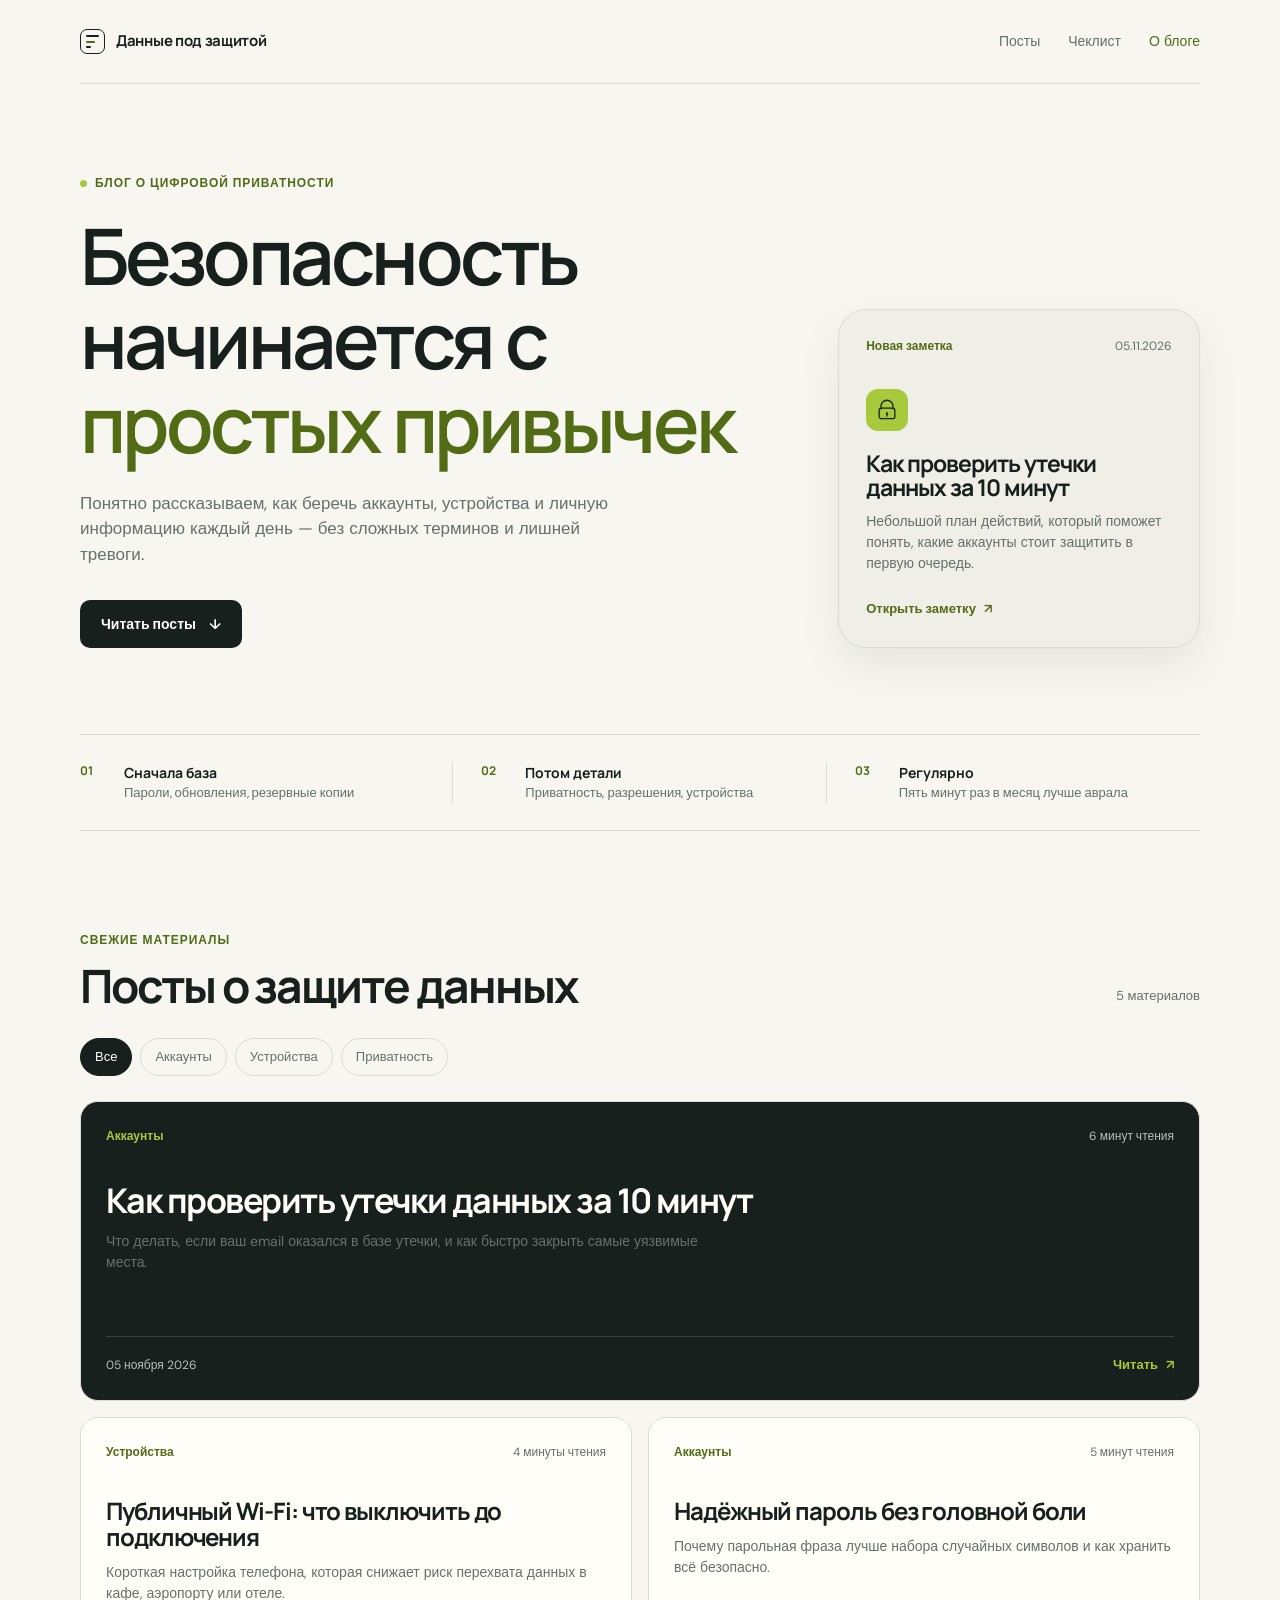
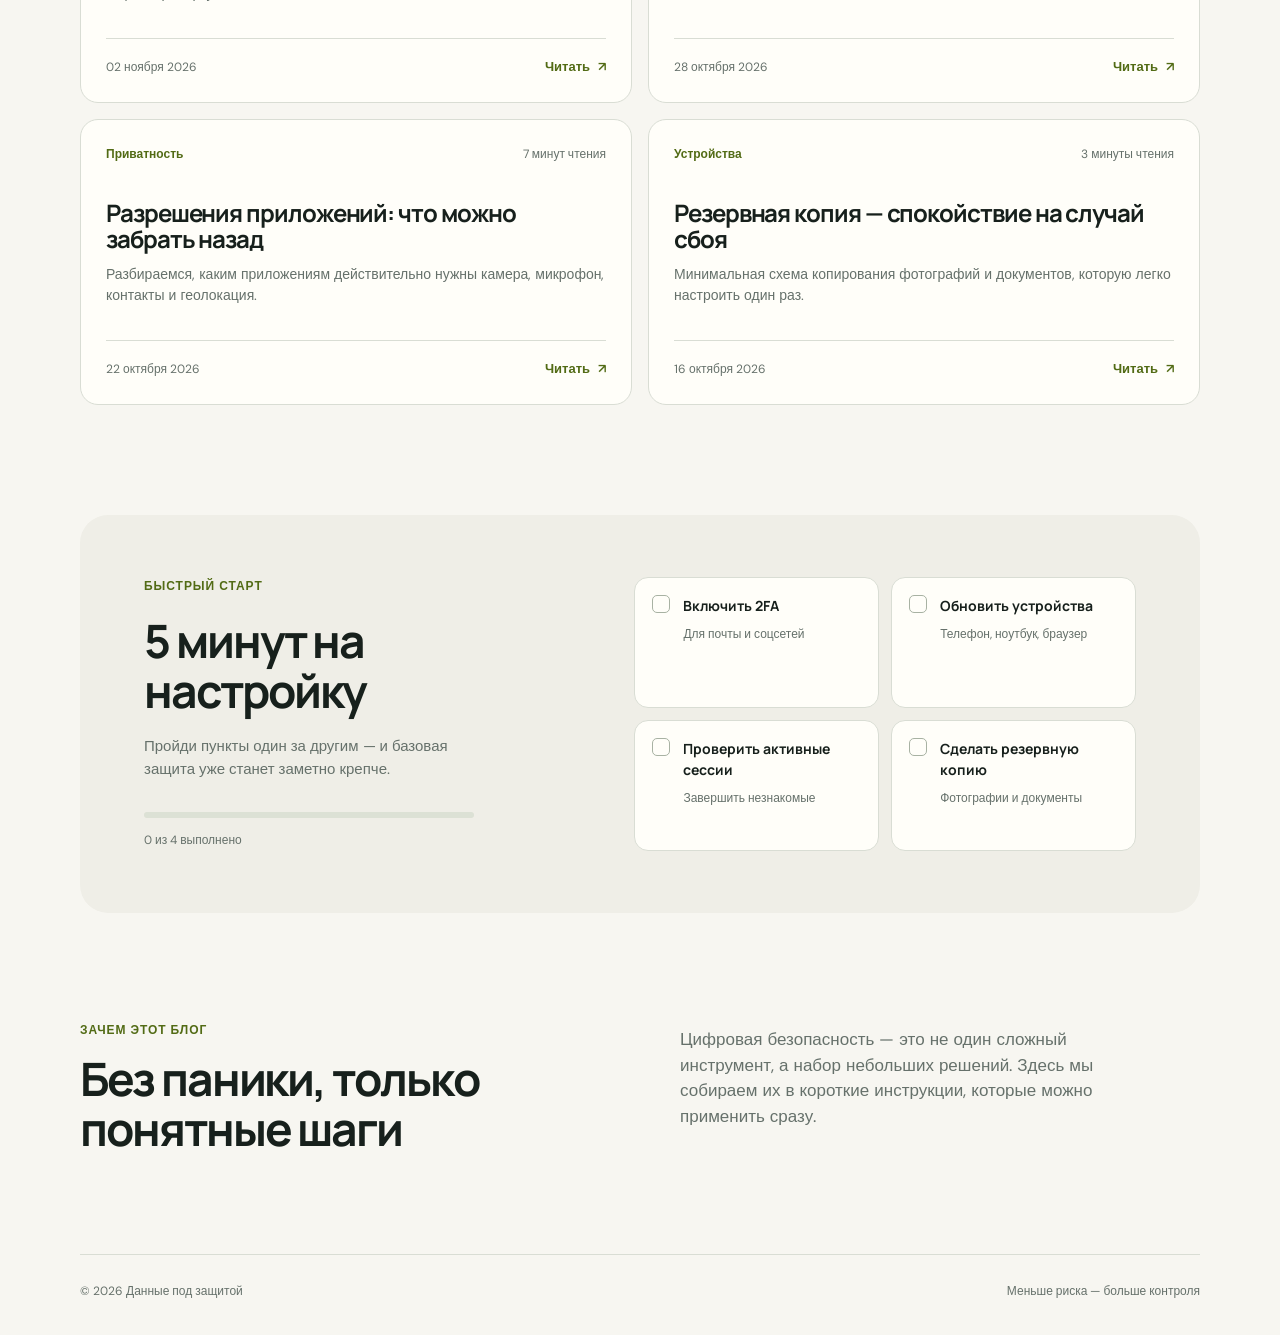
<file: index.html>
<!doctype html>
<html lang="ru">
  <head>
    <meta charset="UTF-8" />
    <meta name="viewport" content="width=device-width, initial-scale=1.0" />
    <meta name="description" content="Простой блог о защите данных и цифровой приватности." />
    <title>Данные под защитой — блог о цифровой приватности</title>
    <link rel="stylesheet" href="styles.css" />
  </head>
  <body>
    <div class="page-shell">
      <header class="site-header" aria-label="Основная навигация">
        <a class="brand" href="#top" aria-label="Данные под защитой">
          <span class="brand-mark" aria-hidden="true"><i></i><i></i><i></i></span>
          <span>Данные под защитой</span>
        </a>
        <nav class="nav-links">
          <a href="#posts">Посты</a>
          <a href="#checklist">Чеклист</a>
          <a class="nav-link-accent" href="#about">О блоге</a>
        </nav>
      </header>

      <main id="top">
        <section class="hero" aria-labelledby="hero-title">
          <div class="hero-copy">
            <p class="eyebrow"><span class="eyebrow-dot"></span>Блог о цифровой приватности</p>
            <h1 id="hero-title">Безопасность начинается с <em>простых привычек</em></h1>
            <p class="hero-text">
              Понятно рассказываем, как беречь аккаунты, устройства и личную информацию каждый день — без сложных терминов и лишней тревоги.
            </p>
            <a class="button button-primary" href="#posts">Читать посты <span aria-hidden="true">↓</span></a>
          </div>
          <aside class="hero-note" aria-label="Новая заметка">
            <div class="note-topline"><span class="note-label">Новая заметка</span><span class="note-date">05.11.2026</span></div>
            <div class="note-icon" aria-hidden="true">
              <svg viewBox="0 0 32 32" fill="none"><path d="M8 14.5V11a8 8 0 0 1 16 0v3.5" stroke="currentColor" stroke-width="1.7" stroke-linecap="round"/><rect x="5.5" y="13.5" width="21" height="14" rx="3" stroke="currentColor" stroke-width="1.7"/><circle cx="16" cy="20.5" r="1.5" fill="currentColor"/><path d="M16 22v2" stroke="currentColor" stroke-width="1.7" stroke-linecap="round"/></svg>
            </div>
            <h2>Как проверить утечки данных за 10 минут</h2>
            <p>Небольшой план действий, который поможет понять, какие аккаунты стоит защитить в первую очередь.</p>
            <a href="#post-leaks" class="text-link">Открыть заметку <span aria-hidden="true">↗</span></a>
          </aside>
        </section>

        <section class="principles" aria-label="Основные принципы">
          <div><span class="principle-number">01</span><strong>Сначала база</strong><small>Пароли, обновления, резервные копии</small></div>
          <div><span class="principle-number">02</span><strong>Потом детали</strong><small>Приватность, разрешения, устройства</small></div>
          <div><span class="principle-number">03</span><strong>Регулярно</strong><small>Пять минут раз в месяц лучше аврала</small></div>
        </section>

        <section class="posts-section" id="posts" aria-labelledby="posts-title">
          <div class="section-heading">
            <div>
              <p class="eyebrow">Свежие материалы</p>
              <h2 id="posts-title">Посты о защите данных</h2>
            </div>
            <p class="post-count" id="post-count">5 материалов</p>
          </div>

          <div class="filters" role="group" aria-label="Фильтр постов">
            <button class="filter-button is-active" data-filter="all">Все</button>
            <button class="filter-button" data-filter="аккаунты">Аккаунты</button>
            <button class="filter-button" data-filter="устройства">Устройства</button>
            <button class="filter-button" data-filter="приватность">Приватность</button>
          </div>

          <div class="posts-grid" id="posts-grid">
            <article class="post-card post-card-featured" data-category="аккаунты" id="post-leaks">
              <div class="post-meta"><span class="post-tag">Аккаунты</span><span>6 минут чтения</span></div>
              <h3>Как проверить утечки данных за 10 минут</h3>
              <p>Что делать, если ваш email оказался в базе утечки, и как быстро закрыть самые уязвимые места.</p>
              <div class="post-footer"><time datetime="2026-11-05">05 ноября 2026</time><button class="read-button" data-read>Читать <span aria-hidden="true">↗</span></button></div>
              <div class="post-full"><p>Начните с важных аккаунтов: почты, банковских приложений и мессенджеров. Проверьте, не используется ли один пароль повторно, включите двухфакторную аутентификацию и завершите активные сессии на незнакомых устройствах.</p><p>Если сервис сообщает об утечке, смените пароль прямо на официальном сайте. Не переходите по ссылкам из подозрительных писем — откройте приложение или введите адрес вручную.</p></div>
            </article>

            <article class="post-card" data-category="устройства">
              <div class="post-meta"><span class="post-tag">Устройства</span><span>4 минуты чтения</span></div>
              <h3>Публичный Wi-Fi: что выключить до подключения</h3>
              <p>Короткая настройка телефона, которая снижает риск перехвата данных в кафе, аэропорту или отеле.</p>
              <div class="post-footer"><time datetime="2026-11-02">02 ноября 2026</time><button class="read-button" data-read>Читать <span aria-hidden="true">↗</span></button></div>
              <div class="post-full"><p>Отключите автоматическое подключение к открытым сетям, не передавайте важные данные без необходимости и после выхода удалите сеть из списка сохранённых. Для рабочих задач используйте мобильную сеть или проверенный VPN.</p></div>
            </article>

            <article class="post-card" data-category="аккаунты">
              <div class="post-meta"><span class="post-tag">Аккаунты</span><span>5 минут чтения</span></div>
              <h3>Надёжный пароль без головной боли</h3>
              <p>Почему парольная фраза лучше набора случайных символов и как хранить всё безопасно.</p>
              <div class="post-footer"><time datetime="2026-10-28">28 октября 2026</time><button class="read-button" data-read>Читать <span aria-hidden="true">↗</span></button></div>
              <div class="post-full"><p>Соберите длинную фразу из нескольких несвязанных слов или используйте менеджер паролей. Для каждого сервиса нужен отдельный пароль, даже если это кажется неудобным.</p></div>
            </article>

            <article class="post-card" data-category="приватность">
              <div class="post-meta"><span class="post-tag">Приватность</span><span>7 минут чтения</span></div>
              <h3>Разрешения приложений: что можно забрать назад</h3>
              <p>Разбираемся, каким приложениям действительно нужны камера, микрофон, контакты и геолокация.</p>
              <div class="post-footer"><time datetime="2026-10-22">22 октября 2026</time><button class="read-button" data-read>Читать <span aria-hidden="true">↗</span></button></div>
              <div class="post-full"><p>Раз в несколько месяцев открывайте настройки приватности и пересматривайте доступы. Разрешение «только во время использования» обычно достаточно для карт, камеры и заметок с геометками.</p></div>
            </article>

            <article class="post-card" data-category="устройства">
              <div class="post-meta"><span class="post-tag">Устройства</span><span>3 минуты чтения</span></div>
              <h3>Резервная копия — спокойствие на случай сбоя</h3>
              <p>Минимальная схема копирования фотографий и документов, которую легко настроить один раз.</p>
              <div class="post-footer"><time datetime="2026-10-16">16 октября 2026</time><button class="read-button" data-read>Читать <span aria-hidden="true">↗</span></button></div>
              <div class="post-full"><p>Оставьте автоматическую копию включённой и иногда проверяйте, что файлы действительно открываются. Для важных документов полезно иметь вторую копию на другом носителе или в другом облаке.</p></div>
            </article>
          </div>
          <p class="empty-state" id="empty-state" hidden>В этой категории пока нет постов</p>
        </section>

        <section class="checklist-section" id="checklist" aria-labelledby="checklist-title">
          <div class="checklist-copy">
            <p class="eyebrow">Быстрый старт</p>
            <h2 id="checklist-title">5 минут на настройку</h2>
            <p>Пройди пункты один за другим — и базовая защита уже станет заметно крепче.</p>
            <div class="progress-line"><span></span></div>
            <span class="progress-label">0 из 4 выполнено</span>
          </div>
          <div class="check-items">
            <label class="check-item"><input type="checkbox" /><span class="custom-check"></span><span><strong>Включить 2FA</strong><small>Для почты и соцсетей</small></span></label>
            <label class="check-item"><input type="checkbox" /><span class="custom-check"></span><span><strong>Обновить устройства</strong><small>Телефон, ноутбук, браузер</small></span></label>
            <label class="check-item"><input type="checkbox" /><span class="custom-check"></span><span><strong>Проверить активные сессии</strong><small>Завершить незнакомые</small></span></label>
            <label class="check-item"><input type="checkbox" /><span class="custom-check"></span><span><strong>Сделать резервную копию</strong><small>Фотографии и документы</small></span></label>
          </div>
        </section>

        <section class="about-section" id="about" aria-labelledby="about-title">
          <div><p class="eyebrow">Зачем этот блог</p><h2 id="about-title">Без паники, только понятные шаги</h2></div>
          <p>Цифровая безопасность — это не один сложный инструмент, а набор небольших решений. Здесь мы собираем их в короткие инструкции, которые можно применить сразу.</p>
        </section>
      </main>

      <footer class="site-footer">
        <span>© 2026 Данные под защитой</span>
        <span>Меньше риска — больше контроля</span>
      </footer>
    </div>
    <script src="script.js"></script>
  </body>
</html>
</file>
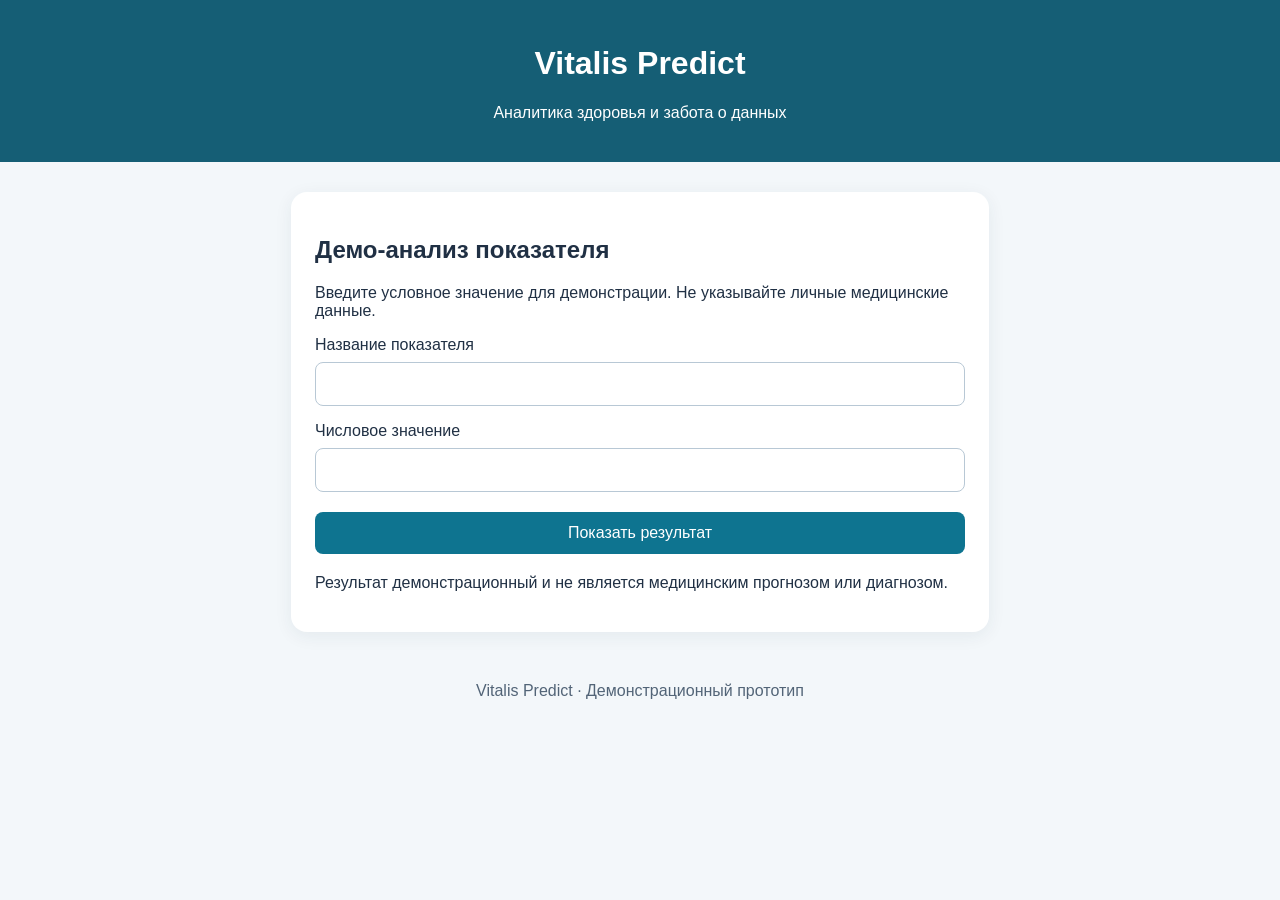
<file: памятка сайт.html>
<!DOCTYPE html>
<html lang="ru">
<head>
  <meta charset="UTF-8">
  <meta name="viewport" content="width=device-width, initial-scale=1">
  <meta name="referrer" content="strict-origin-when-cross-origin">
  <title>Vitalis Predict — здоровье и аналитика</title>
  <style>
    body {
      margin: 0;
      font-family: Arial, sans-serif;
      background: #f3f7fa;
      color: #203044;
    }
    header {
      background: #155e75;
      color: white;
      padding: 24px;
      text-align: center;
    }
    main {
      max-width: 650px;
      margin: 30px auto;
      padding: 24px;
      background: white;
      border-radius: 16px;
      box-shadow: 0 4px 18px #19334a12;
    }
    label { display: block; margin-top: 16px; }
    input, button {
      box-sizing: border-box;
      width: 100%;
      padding: 12px;
      margin-top: 8px;
      border-radius: 8px;
      font-size: 16px;
    }
    input { border: 1px solid #b8c8d5; }
    button {
      border: 0;
      background: #0e7490;
      color: white;
      cursor: pointer;
      margin-top: 20px;
    }
    #result { margin-top: 20px; }
    footer {
      text-align: center;
      padding: 20px;
      color: #526477;
    }
  </style>
</head>
<body>
  <header>
    <h1>Vitalis Predict</h1>
    <p>Аналитика здоровья и забота о данных</p>
  </header>

  <main>
    <h2>Демо-анализ показателя</h2>
    <p>
      Введите условное значение для демонстрации.
      Не указывайте личные медицинские данные.
    </p>

    <form id="healthForm">
      <label for="metric">Название показателя</label>
      <input id="metric" maxlength="60"
             required autocomplete="off">

      <label for="value">Числовое значение</label>
      <input id="value" type="number"
             min="0" max="100000" step="any" required>

      <button type="submit">Показать результат</button>
    </form>

    <section id="result" aria-live="polite"></section>
    <p>
      Результат демонстрационный и не является
      медицинским прогнозом или диагнозом.
    </p>
  </main>

  <footer>
    Vitalis Predict · Демонстрационный прототип
  </footer>

  <script>
    const form = document.getElementById("healthForm");
    const result = document.getElementById("result");

    form.addEventListener("submit", function (event) {
      event.preventDefault();

      const metric =
        document.getElementById("metric").value.trim();
      const value =
        document.getElementById("value").valueAsNumber;

      if (!metric || !Number.isFinite(value) ||
          value < 0 || value > 100000) {
        result.textContent =
          "Проверьте введённые данные.";
        return;
      }

      // textContent не интерпретирует ввод как HTML.
      result.replaceChildren();

      const heading = document.createElement("h3");
      heading.textContent = "Результат демонстрации";

      const paragraph = document.createElement("p");
      paragraph.textContent =
        metric + ": " + String(value);

      result.append(heading, paragraph);
    });
  </script>
</body>
</html>
</file>
<file: styles.css>
@import url('https://fonts.googleapis.com/css2?family=DM+Sans:wght@400;500;600&family=Manrope:wght@500;600;700&display=swap');

:root {
  --paper: #f7f6f1;
  --paper-deep: #efeee7;
  --ink: #17201c;
  --muted: #66716b;
  --line: #d9ddd4;
  --accent: #a8c93b;
  --accent-dark: #526b15;
  --white: #fffef9;
  --radius-lg: 28px;
  --radius-md: 18px;
  --shadow: 0 18px 40px rgba(33, 45, 31, 0.08);
}

* { box-sizing: border-box; }
html { scroll-behavior: smooth; }
body { margin: 0; background: var(--paper); color: var(--ink); font-family: 'DM Sans', sans-serif; line-height: 1.5; }
button, a { font: inherit; }
a { color: inherit; text-decoration: none; }
button { border: 0; cursor: pointer; }

.page-shell { width: min(1120px, calc(100% - 48px)); margin: 0 auto; }
.site-header { height: 84px; display: flex; align-items: center; justify-content: space-between; border-bottom: 1px solid var(--line); }
.brand { display: inline-flex; align-items: center; gap: 11px; font-family: 'Manrope', sans-serif; font-size: 15px; font-weight: 700; letter-spacing: -0.02em; }
.brand-mark { width: 25px; height: 25px; padding: 5px; display: flex; flex-direction: column; justify-content: space-between; border: 1px solid var(--ink); border-radius: 7px; }
.brand-mark i { display: block; height: 2px; border-radius: 3px; background: var(--ink); }
.brand-mark i:nth-child(2) { width: 70%; background: var(--accent-dark); }
.brand-mark i:nth-child(3) { width: 42%; }
.nav-links { display: flex; align-items: center; gap: 28px; color: var(--muted); font-size: 14px; }
.nav-links a { transition: color .2s ease; }
.nav-links a:hover, .nav-links a:focus-visible { color: var(--ink); }
.nav-link-accent { color: var(--accent-dark); }

.hero { min-height: 490px; display: grid; grid-template-columns: minmax(0, 1.45fr) minmax(280px, .8fr); align-items: center; gap: clamp(48px, 8vw, 120px); padding: 90px 0 86px; }
.eyebrow { display: flex; align-items: center; gap: 8px; margin: 0 0 21px; color: var(--accent-dark); font-size: 12px; font-weight: 600; letter-spacing: .08em; text-transform: uppercase; }
.eyebrow-dot { width: 7px; height: 7px; background: var(--accent); border-radius: 50%; }
h1, h2, h3, p { margin-top: 0; }
h1, h2, h3 { font-family: 'Manrope', sans-serif; line-height: 1.08; letter-spacing: -.045em; }
h1 { max-width: 700px; margin-bottom: 25px; font-size: clamp(46px, 6.6vw, 78px); font-weight: 600; }
h1 em { color: var(--accent-dark); font-style: normal; }
.hero-text { max-width: 560px; margin-bottom: 33px; color: var(--muted); font-size: 17px; }
.button { display: inline-flex; align-items: center; gap: 13px; min-height: 48px; padding: 0 21px; border-radius: 10px; font-size: 14px; font-weight: 600; transition: transform .2s ease, background .2s ease; }
.button-primary { background: var(--ink); color: var(--white); }
.button-primary:hover { background: var(--accent-dark); transform: translateY(-2px); }
.hero-note { align-self: end; padding: 27px; border: 1px solid var(--line); border-radius: var(--radius-lg); background: var(--paper-deep); box-shadow: var(--shadow); }
.note-topline, .post-meta, .post-footer { display: flex; align-items: center; justify-content: space-between; gap: 14px; }
.note-topline { margin-bottom: 34px; color: var(--muted); font-size: 12px; }
.note-label { color: var(--accent-dark); font-weight: 600; }
.note-icon { width: 42px; height: 42px; display: grid; place-items: center; margin-bottom: 20px; border-radius: 12px; background: var(--accent); color: var(--ink); }
.note-icon svg { width: 24px; height: 24px; }
.hero-note h2 { max-width: 260px; margin-bottom: 11px; font-size: 23px; }
.hero-note p { margin-bottom: 22px; color: var(--muted); font-size: 14px; }
.text-link { color: var(--accent-dark); font-size: 13px; font-weight: 600; }
.text-link span, .read-button span { margin-left: 5px; }

.principles { display: grid; grid-template-columns: repeat(3, 1fr); gap: 0; padding: 27px 0; border-top: 1px solid var(--line); border-bottom: 1px solid var(--line); }
.principles > div { display: grid; grid-template-columns: 30px 1fr; column-gap: 14px; padding: 0 28px; border-right: 1px solid var(--line); }
.principles > div:first-child { padding-left: 0; }
.principles > div:last-child { border-right: 0; }
.principle-number { grid-row: span 2; color: var(--accent-dark); font-family: 'Manrope', sans-serif; font-size: 12px; font-weight: 700; }
.principles strong { font-family: 'Manrope', sans-serif; font-size: 14px; }
.principles small { color: var(--muted); font-size: 13px; }

.posts-section { padding: 100px 0 110px; }
.section-heading { display: flex; align-items: end; justify-content: space-between; gap: 24px; margin-bottom: 28px; }
.section-heading .eyebrow { margin-bottom: 12px; }
.section-heading h2, .checklist-copy h2, .about-section h2 { margin-bottom: 0; font-size: clamp(30px, 4vw, 46px); }
.post-count { margin: 0 0 5px; color: var(--muted); font-size: 13px; }
.filters { display: flex; flex-wrap: wrap; gap: 8px; margin-bottom: 25px; }
.filter-button { padding: 8px 14px; border: 1px solid var(--line); border-radius: 99px; background: transparent; color: var(--muted); font-size: 13px; transition: color .2s ease, background .2s ease, border-color .2s ease; }
.filter-button:hover, .filter-button.is-active { border-color: var(--ink); background: var(--ink); color: var(--white); }
.posts-grid { display: grid; grid-template-columns: repeat(2, minmax(0, 1fr)); gap: 16px; }
.post-card { display: flex; flex-direction: column; min-height: 286px; padding: 25px; border: 1px solid var(--line); border-radius: var(--radius-md); background: var(--white); transition: border-color .2s ease, transform .2s ease, box-shadow .2s ease; }
.post-card:hover { border-color: #c2c9ba; transform: translateY(-3px); box-shadow: var(--shadow); }
.post-card-featured { grid-column: span 2; min-height: 300px; background: var(--ink); color: var(--white); }
.post-card-featured .post-meta, .post-card-featured .post-footer, .post-card-featured p { color: #b7c0b9; }
.post-meta { margin-bottom: 37px; color: var(--muted); font-size: 12px; }
.post-tag { color: var(--accent-dark); font-weight: 600; }
.post-card-featured .post-tag { color: var(--accent); }
.post-card h3 { max-width: 650px; margin-bottom: 12px; font-size: clamp(23px, 3vw, 34px); }
.post-card:not(.post-card-featured) h3 { font-size: 24px; }
.post-card p { max-width: 620px; margin-bottom: 25px; color: var(--muted); font-size: 14px; }
.post-footer { margin-top: auto; padding-top: 18px; border-top: 1px solid var(--line); color: var(--muted); font-size: 12px; }
.post-card-featured .post-footer { border-color: #39433e; }
.read-button { padding: 0; background: transparent; color: var(--accent-dark); font-size: 13px; font-weight: 600; }
.post-card-featured .read-button { color: var(--accent); }
.post-full { display: none; margin-top: 6px; padding-top: 20px; border-top: 1px solid var(--line); }
.post-card-featured .post-full { border-color: #39433e; }
.post-full p { margin: 0 0 12px; color: var(--muted); font-size: 14px; }
.post-full p:last-child { margin-bottom: 0; }
.post-card.is-open { min-height: 0; }
.post-card.is-open .post-full { display: block; }
.post-card.is-open .post-footer { margin-top: 24px; }
.empty-state { padding: 40px 0; color: var(--muted); text-align: center; }

.checklist-section { display: grid; grid-template-columns: minmax(0, .9fr) minmax(0, 1.1fr); gap: 80px; padding: 62px 64px; border-radius: var(--radius-lg); background: var(--paper-deep); }
.checklist-copy > p:not(.eyebrow) { max-width: 330px; margin: 20px 0 32px; color: var(--muted); font-size: 15px; }
.progress-line { width: min(330px, 100%); height: 6px; overflow: hidden; margin-bottom: 9px; border-radius: 5px; background: #dce1d5; }
.progress-line span { display: block; width: 0; height: 100%; border-radius: inherit; background: var(--accent-dark); transition: width .25s ease; }
.progress-label { color: var(--muted); font-size: 12px; }
.check-items { display: grid; grid-template-columns: repeat(2, 1fr); gap: 12px; }
.check-item { position: relative; display: flex; align-items: flex-start; gap: 13px; min-height: 112px; padding: 17px; border: 1px solid var(--line); border-radius: 14px; background: var(--white); cursor: pointer; transition: border-color .2s ease, background .2s ease; }
.check-item:hover { border-color: #bec8b9; }
.check-item input { position: absolute; opacity: 0; }
.custom-check { width: 18px; height: 18px; flex: 0 0 18px; border: 1px solid #a8b2a3; border-radius: 5px; background: var(--white); }
.check-item input:checked + .custom-check { border-color: var(--accent-dark); background: var(--accent-dark); box-shadow: inset 0 0 0 4px var(--white); }
.check-item input:checked ~ span:last-child strong { text-decoration: line-through; text-decoration-color: #9fa99a; color: var(--muted); }
.check-item strong { display: block; margin-bottom: 5px; font-family: 'Manrope', sans-serif; font-size: 14px; }
.check-item small { color: var(--muted); font-size: 12px; }

.about-section { display: grid; grid-template-columns: 1fr 1fr; gap: 80px; padding: 108px 0 100px; border-bottom: 1px solid var(--line); }
.about-section .eyebrow { margin-bottom: 15px; }
.about-section > p { max-width: 420px; margin: 6px 0 0; color: var(--muted); font-size: 17px; }
.site-footer { display: flex; justify-content: space-between; gap: 20px; padding: 27px 0 35px; color: var(--muted); font-size: 12px; }

@media (max-width: 760px) {
  .page-shell { width: min(100% - 32px, 600px); }
  .site-header { height: 72px; }
  .nav-links { gap: 13px; font-size: 12px; }
  .nav-links a:nth-child(2) { display: none; }
  .hero { min-height: 0; grid-template-columns: 1fr; gap: 50px; padding: 70px 0 70px; }
  h1 { font-size: clamp(42px, 12vw, 62px); }
  .hero-note { max-width: 420px; }
  .principles { grid-template-columns: 1fr; gap: 21px; }
  .principles > div, .principles > div:first-child { padding: 0; border: 0; }
  .posts-section { padding: 78px 0 80px; }
  .section-heading { align-items: start; flex-direction: column; gap: 8px; }
  .posts-grid { grid-template-columns: 1fr; }
  .post-card-featured { grid-column: auto; }
  .checklist-section { grid-template-columns: 1fr; gap: 35px; padding: 35px 24px; }
  .check-items { grid-template-columns: 1fr; }
  .about-section { grid-template-columns: 1fr; gap: 25px; padding: 80px 0; }
  .site-footer { flex-direction: column; gap: 8px; }
}

@media (prefers-reduced-motion: reduce) {
  *, *::before, *::after { scroll-behavior: auto !important; transition-duration: .01ms !important; }
}
</file>
